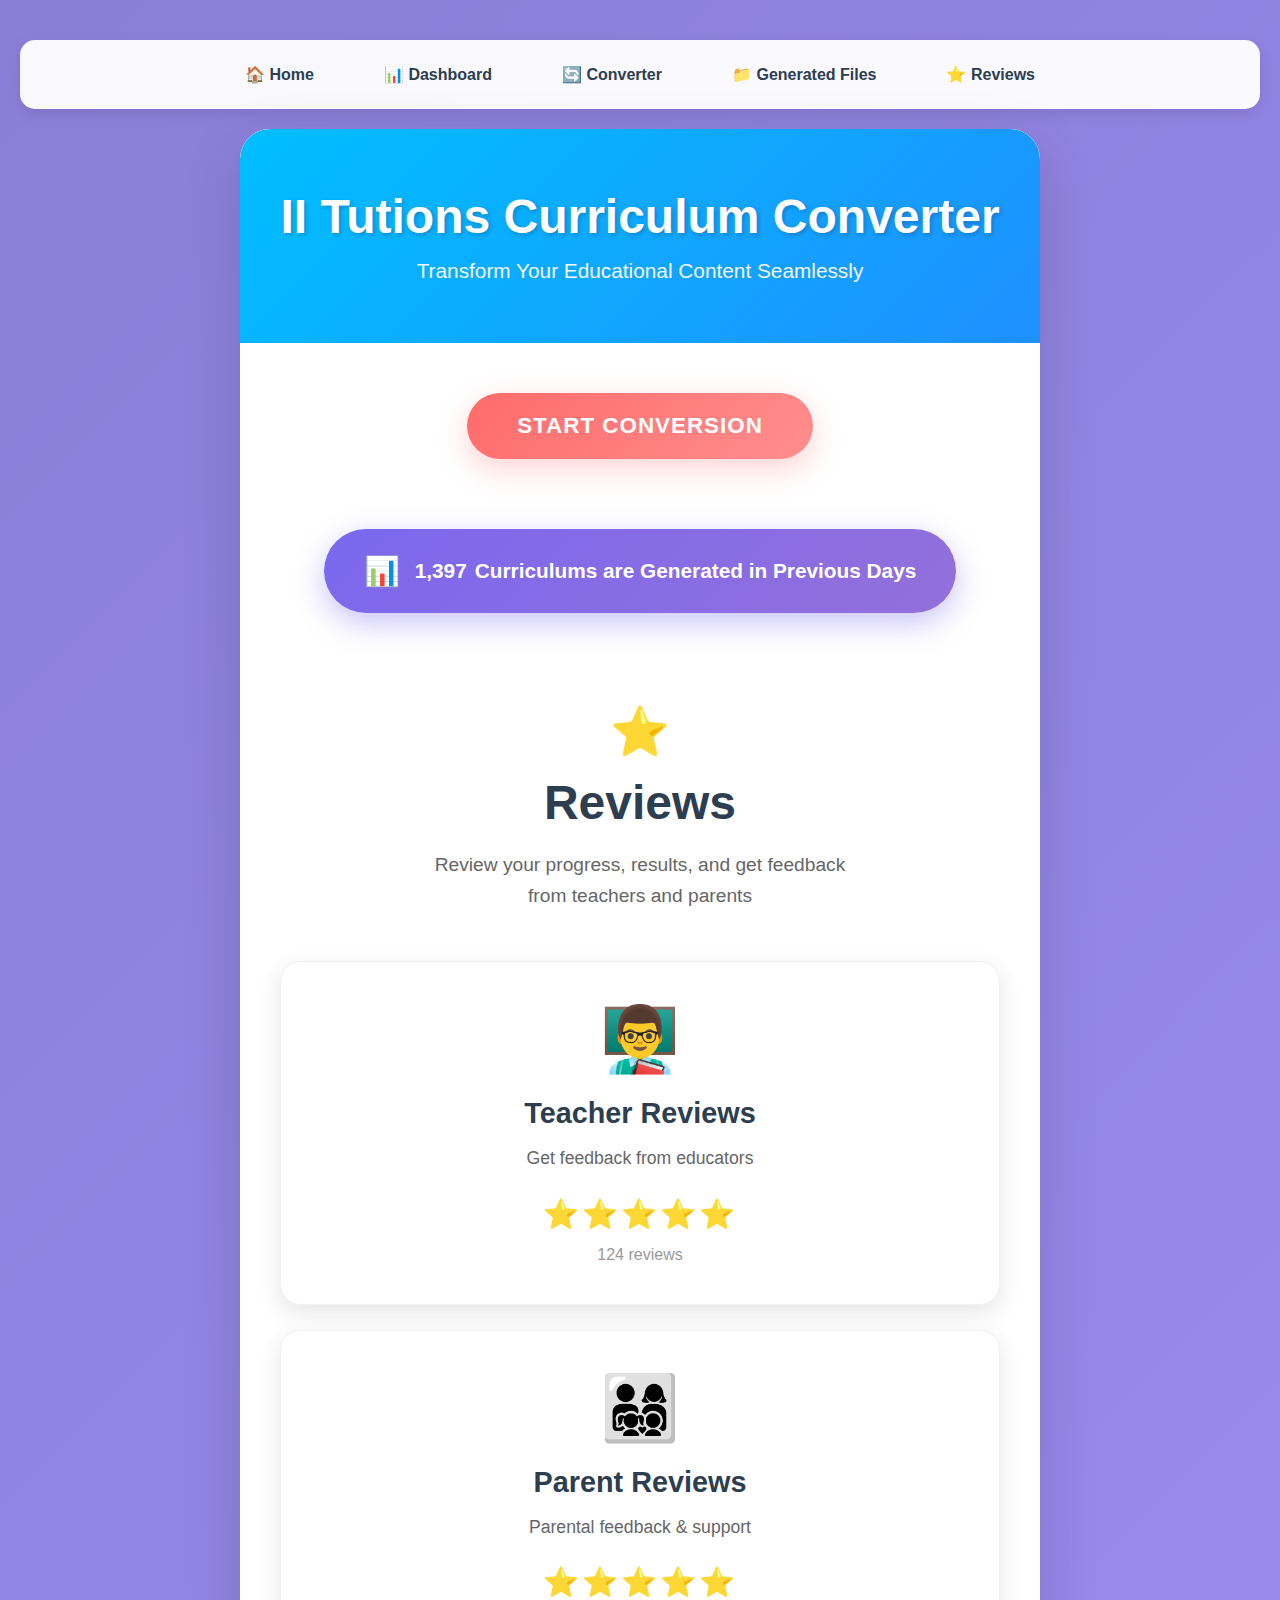
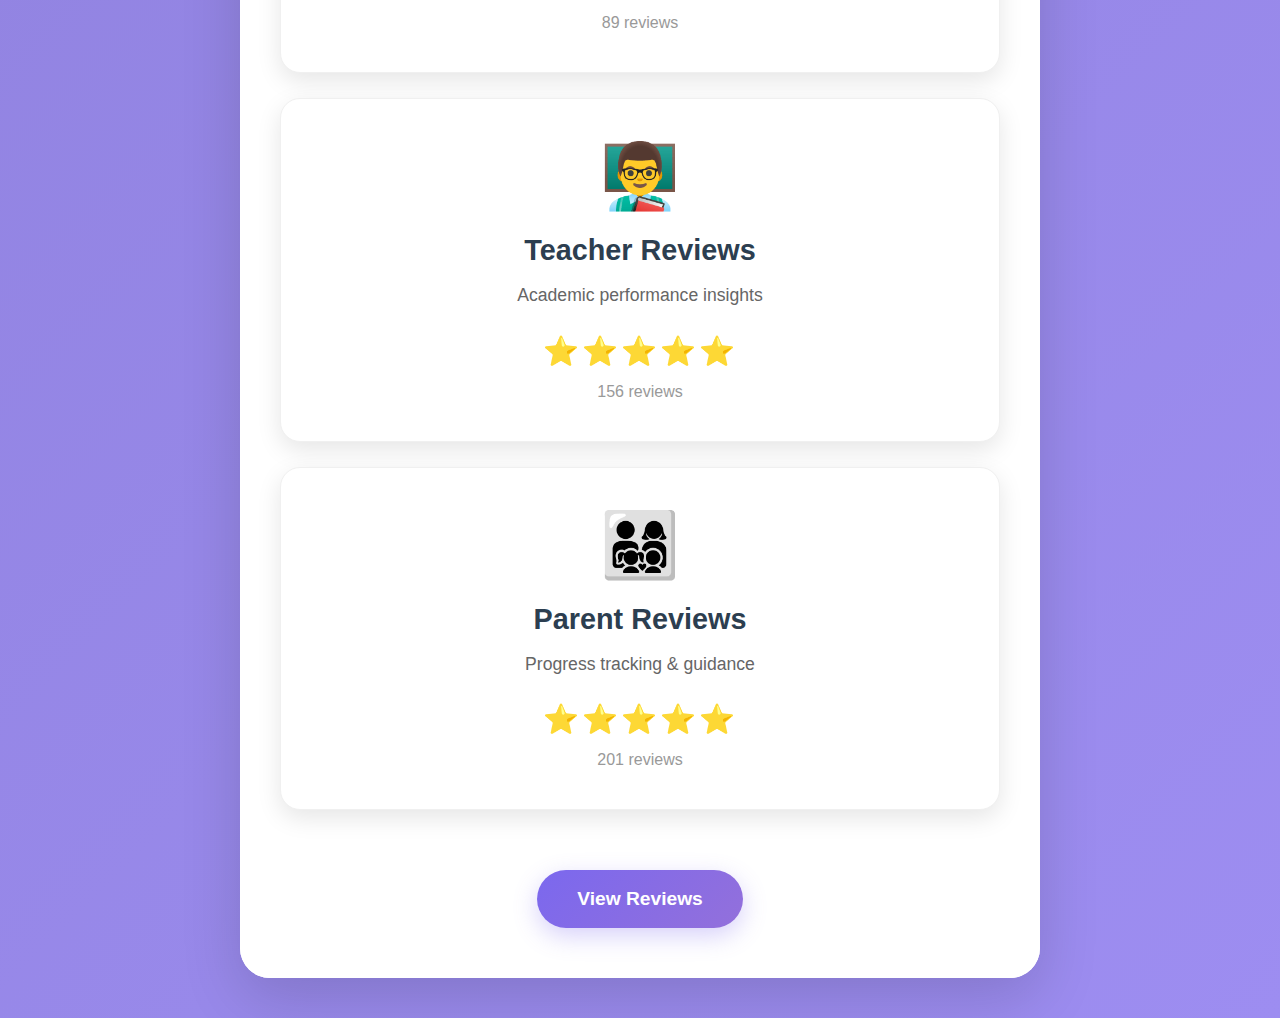
<file: index.html>
<!DOCTYPE html>
<html lang="en">
<head>
    <meta charset="UTF-8">
    <meta name="viewport" content="width=device-width, initial-scale=1.0">
    <title>ii Tutions Curriculum Converter</title>
    <style>
        * {
            margin: 0;
            padding: 0;
            box-sizing: border-box;
        }
        
        body {
            font-family: 'Segoe UI', Tahoma, Geneva, Verdana, sans-serif;
            background: linear-gradient(135deg, #8B7ED8 0%, #9D8DF1 100%);
            min-height: 100vh;
            padding: 40px 20px;
        }
        
        .container {
            max-width: 800px;
            margin: 0 auto;
            background: white;
            border-radius: 30px;
            overflow: hidden;
            box-shadow: 0 20px 60px rgba(0,0,0,0.15);
        }
        
        .header {
            background: linear-gradient(135deg, #00BFFF 0%, #1E90FF 100%);
            color: white;
            text-align: center;
            padding: 60px 40px;
            border-radius: 30px 30px 0 0;
        }
        
        .header h1 {
            font-size: 3rem;
            margin-bottom: 15px;
            font-weight: 700;
            text-shadow: 2px 2px 4px rgba(0,0,0,0.2);
        }
        
        .header p {
            font-size: 1.3rem;
            opacity: 0.95;
            font-weight: 400;
        }
        
        .main-content {
            padding: 50px 40px;
            background: white;
        }
        
        .conversion-section {
            text-align: center;
            margin-bottom: 60px;
        }
        
        .start-conversion-btn {
            background: linear-gradient(135deg, #FF6B6B 0%, #FF8E8E 100%);
            color: white;
            border: none;
            padding: 20px 50px;
            font-size: 1.4rem;
            font-weight: 600;
            border-radius: 50px;
            cursor: pointer;
            transition: all 0.3s ease;
            box-shadow: 0 10px 30px rgba(255,107,107,0.3);
            margin-bottom: 40px;
            text-transform: uppercase;
            letter-spacing: 1px;
            text-decoration: none;
            display: inline-block;
        }
        
        .start-conversion-btn:hover {
            transform: translateY(-3px);
            box-shadow: 0 15px 40px rgba(255,107,107,0.4);
        }
        
        .stats-counter {
            background: linear-gradient(135deg, #7B68EE 0%, #9370DB 100%);
            color: white;
            padding: 25px 40px;
            border-radius: 50px;
            margin: 30px auto;
            text-align: center;
            box-shadow: 0 10px 30px rgba(123,104,238,0.4);
            display: inline-flex;
            align-items: center;
            gap: 15px;
            font-weight: 600;
            font-size: 1.3rem;
            max-width: fit-content;
        }
        
        .stats-icon {
            font-size: 1.8rem;
            display: flex;
            align-items: center;
        }
        
        .stats-text {
            display: flex;
            align-items: center;
            gap: 8px;
        }
        
        .stats-number {
            font-weight: 700;
            color: white;
        }
        
        .reviews-section {
            margin-top: 60px;
        }
        
        .reviews-header {
            text-align: center;
            margin-bottom: 50px;
        }
        
        .reviews-header .star-icon {
            font-size: 3rem;
            margin-bottom: 15px;
            display: block;
        }
        
        .reviews-header h2 {
            font-size: 3rem;
            color: #2c3e50;
            margin-bottom: 20px;
            font-weight: 700;
        }
        
        .reviews-header p {
            font-size: 1.2rem;
            color: #666;
            margin-bottom: 40px;
            line-height: 1.6;
        }
        
        .reviews-container {
            display: flex;
            flex-direction: column;
            gap: 25px;
            margin-bottom: 40px;
        }
        
        .review-card {
            background: white;
            border-radius: 20px;
            padding: 40px;
            text-align: center;
            box-shadow: 0 8px 25px rgba(0,0,0,0.1);
            transition: all 0.3s ease;
            border: 1px solid #f0f0f0;
        }
        
        .review-card:hover {
            transform: translateY(-5px);
            box-shadow: 0 15px 40px rgba(0,0,0,0.15);
        }
        
        .review-icon {
            font-size: 4rem;
            margin-bottom: 20px;
            display: block;
        }
        
        .review-card h3 {
            font-size: 1.8rem;
            margin-bottom: 15px;
            color: #2c3e50;
            font-weight: 600;
        }
        
        .review-description {
            font-size: 1.1rem;
            color: #666;
            margin-bottom: 25px;
            line-height: 1.5;
        }
        
        .review-stars {
            color: #FFD700;
            font-size: 1.8rem;
            margin-bottom: 15px;
            letter-spacing: 3px;
        }
        
        .review-count {
            color: #999;
            font-size: 1rem;
        }
        
        .view-reviews-btn {
            background: linear-gradient(135deg, #7B68EE 0%, #9370DB 100%);
            color: white;
            border: none;
            padding: 18px 40px;
            border-radius: 50px;
            font-size: 1.2rem;
            font-weight: 600;
            cursor: pointer;
            transition: all 0.3s ease;
            box-shadow: 0 8px 25px rgba(123,104,238,0.3);
            margin-top: 20px;
            text-decoration: none;
            display: inline-block;
        }
        
        .view-reviews-btn:hover {
            transform: translateY(-2px);
            box-shadow: 0 12px 35px rgba(123,104,238,0.4);
        }
        
        .navigation-menu {
            background: rgba(255,255,255,0.95);
            padding: 15px 0;
            text-align: center;
            margin-bottom: 20px;
            border-radius: 15px;
            box-shadow: 0 5px 15px rgba(0,0,0,0.1);
        }
        
        .nav-links {
            display: flex;
            justify-content: center;
            gap: 30px;
            flex-wrap: wrap;
        }
        
        .nav-link {
            color: #2c3e50;
            text-decoration: none;
            font-weight: 600;
            padding: 10px 20px;
            border-radius: 25px;
            transition: all 0.3s ease;
        }
        
        .nav-link:hover {
            background: #8B7ED8;
            color: white;
        }
        
        .nav-link.active {
            background: #8B7ED8;
            color: white;
        }
        
        @media (max-width: 768px) {
            .container {
                margin: 20px;
                border-radius: 20px;
            }
            
            .header {
                padding: 40px 20px;
                border-radius: 20px 20px 0 0;
            }
            
            .header h1 {
                font-size: 2.2rem;
            }
            
            .header p {
                font-size: 1.1rem;
            }
            
            .main-content {
                padding: 30px 20px;
            }
            
            .review-card {
                padding: 30px 20px;
            }
            
            .reviews-header h2 {
                font-size: 2.2rem;
            }
            
            .nav-links {
                gap: 15px;
            }
            
            .nav-link {
                padding: 8px 15px;
                font-size: 0.9rem;
            }
        }
        
        @media (max-width: 480px) {
            body {
                padding: 20px 10px;
            }
            
            .header h1 {
                font-size: 1.8rem;
            }
            
            .start-conversion-btn {
                padding: 15px 30px;
                font-size: 1.1rem;
            }
            
            .stats-counter {
                flex-direction: column;
                gap: 10px;
                font-size: 1.1rem;
                padding: 20px 30px;
            }
            
            .nav-links {
                flex-direction: column;
                gap: 10px;
            }
        }
    </style>
</head>
<body>
    <!-- Navigation Menu -->
    <div class="navigation-menu">
        <div class="nav-links">
            <a href="/" class="nav-link active">🏠 Home</a>
            <a href="/dashboard" class="nav-link">📊 Dashboard</a>
            <a href="/converter" class="nav-link">🔄 Converter</a>
            <a href="/generated" class="nav-link">📁 Generated Files</a>
            <a href="/reviews" class="nav-link">⭐ Reviews</a>
        </div>
    </div>

    <div class="container">
        <div class="header">
            <h1>II Tutions Curriculum Converter</h1>
            <p>Transform Your Educational Content Seamlessly</p>
        </div>
        
        <div class="main-content">
            <div class="conversion-section">
                <a href="/converter" class="start-conversion-btn">
                    START CONVERSION
                </a>
                
                <div class="stats-counter">
                    <span class="stats-icon">📊</span>
                    <div class="stats-text">
                        <span class="stats-number">3,678</span>
                        <span>Curriculums are Generated in Previous Days</span>
                    </div>
                </div>
            </div>
            
            <div class="reviews-section">
                <div class="reviews-header">
                    <span class="star-icon">⭐</span>
                    <h2>Reviews</h2>
                    <p>Review your progress, results, and get feedback<br>from teachers and parents</p>
                </div>
                
                <div class="reviews-container">
                    <div class="review-card">
                        <span class="review-icon">👨‍🏫</span>
                        <h3>Teacher Reviews</h3>
                        <p class="review-description">Get feedback from educators</p>
                        <div class="review-stars">⭐⭐⭐⭐⭐</div>
                        <div class="review-count">124 reviews</div>
                    </div>
                    
                    <div class="review-card">
                        <span class="review-icon">👨‍👩‍👧‍👦</span>
                        <h3>Parent Reviews</h3>
                        <p class="review-description">Parental feedback & support</p>
                        <div class="review-stars">⭐⭐⭐⭐⭐</div>
                        <div class="review-count">89 reviews</div>
                    </div>
                    
                    <div class="review-card">
                        <span class="review-icon">👨‍🏫</span>
                        <h3>Teacher Reviews</h3>
                        <p class="review-description">Academic performance insights</p>
                        <div class="review-stars">⭐⭐⭐⭐⭐</div>
                        <div class="review-count">156 reviews</div>
                    </div>
                    
                    <div class="review-card">
                        <span class="review-icon">👨‍👩‍👧‍👦</span>
                        <h3>Parent Reviews</h3>
                        <p class="review-description">Progress tracking & guidance</p>
                        <div class="review-stars">⭐⭐⭐⭐⭐</div>
                        <div class="review-count">201 reviews</div>
                    </div>
                </div>
                
                <div style="text-align: center;">
                    <a href="/reviews" class="view-reviews-btn">
                        View Reviews
                    </a>
                </div>
            </div>
        </div>
    </div>

    <script>
        // Add some interactive animations
        document.addEventListener('DOMContentLoaded', function() {
            const counter = document.querySelector('.stats-number');
            const targetNumber = 3678;
            let currentNumber = 0;
            const increment = targetNumber / 100;
            
            const countAnimation = setInterval(() => {
                currentNumber += increment;
                if (currentNumber >= targetNumber) {
                    currentNumber = targetNumber;
                    clearInterval(countAnimation);
                }
                counter.textContent = Math.floor(currentNumber).toLocaleString();
            }, 20);
        });

        // Highlight active navigation link
        document.addEventListener('DOMContentLoaded', function() {
            const currentPath = window.location.pathname;
            const navLinks = document.querySelectorAll('.nav-link');
            
            navLinks.forEach(link => {
                link.classList.remove('active');
                if (link.getAttribute('href') === currentPath) {
                    link.classList.add('active');
                }
            });
        });
    </script>
</body>
</html>
</file>
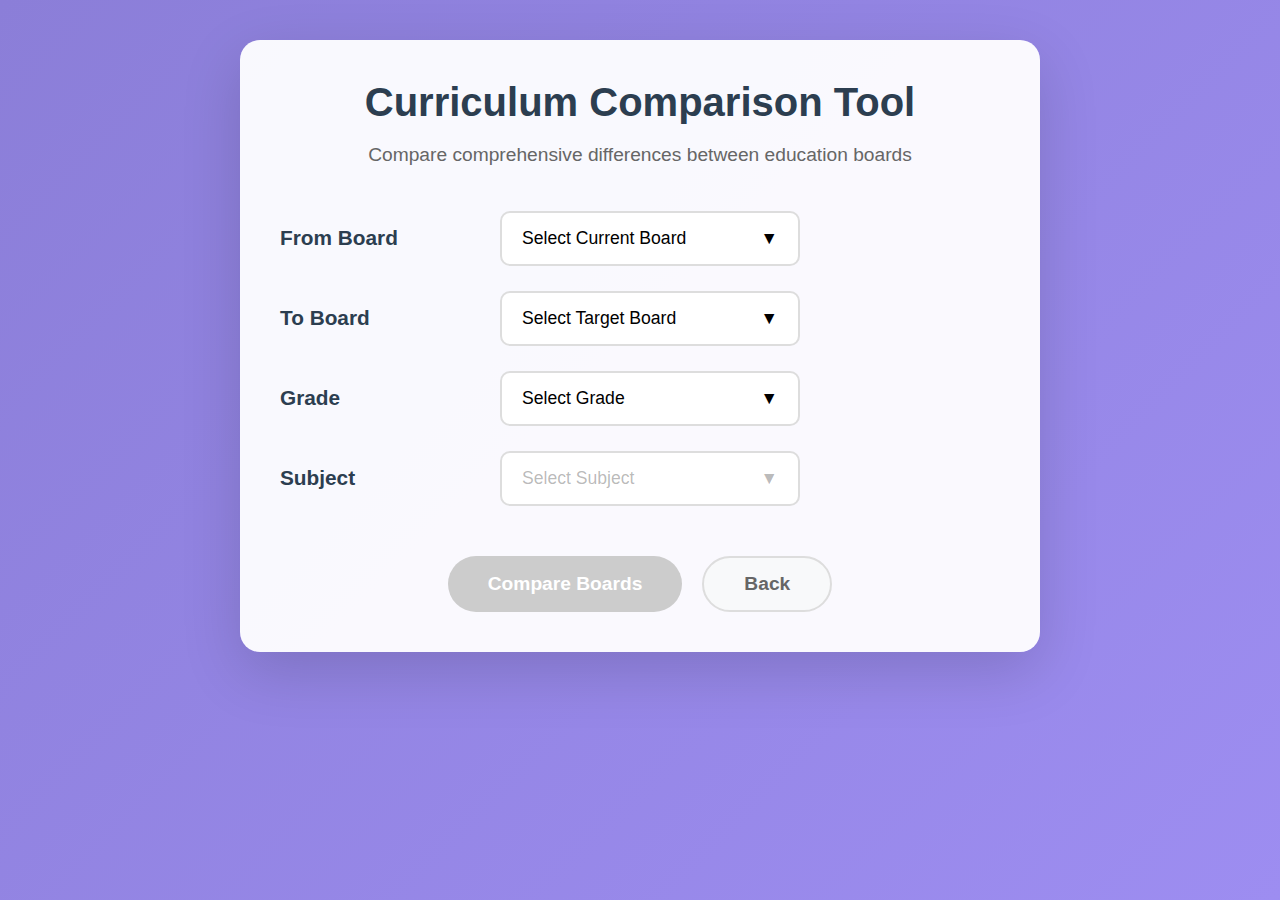
<file: convertor.html>
<!DOCTYPE html>
<html lang="en">
<head>
    <meta charset="UTF-8">
    <meta name="viewport" content="width=device-width, initial-scale=1.0">
    <title>Curriculum Comparison Tool</title>
    <style>
        * {
            margin: 0;
            padding: 0;
            box-sizing: border-box;
        }
        
        body {
            font-family: 'Segoe UI', Tahoma, Geneva, Verdana, sans-serif;
            background: linear-gradient(135deg, #8B7ED8 0%, #9D8DF1 100%);
            min-height: 100vh;
            padding: 40px 20px;
        }
        
        .container {
            max-width: 800px;
            margin: 0 auto;
            background: rgba(255,255,255,0.95);
            border-radius: 20px;
            padding: 40px;
            box-shadow: 0 20px 60px rgba(0,0,0,0.15);
        }
        
        .header {
            text-align: center;
            margin-bottom: 40px;
        }
        
        .header h1 {
            font-size: 2.5rem;
            color: #2c3e50;
            margin-bottom: 15px;
            font-weight: 700;
        }
        
        .header p {
            font-size: 1.2rem;
            color: #666;
            line-height: 1.6;
        }
        
        .form-section {
            margin-bottom: 50px;
        }
        
        .form-group {
            display: flex;
            align-items: center;
            margin-bottom: 25px;
            gap: 20px;
        }
        
        .form-label {
            font-size: 1.3rem;
            font-weight: 600;
            color: #2c3e50;
            min-width: 200px;
            text-align: left;
        }
        
        .dropdown {
            position: relative;
            min-width: 300px;
        }
        
        .dropdown-btn {
            width: 100%;
            padding: 15px 20px;
            font-size: 1.1rem;
            background: white;
            border: 2px solid #ddd;
            border-radius: 10px;
            cursor: pointer;
            display: flex;
            justify-content: space-between;
            align-items: center;
            transition: all 0.3s ease;
        }
        
        .dropdown-btn:hover {
            border-color: #8B7ED8;
        }
        
        .dropdown-btn.active {
            border-color: #8B7ED8;
            box-shadow: 0 5px 15px rgba(139,126,216,0.3);
        }
        
        .dropdown-content {
            position: absolute;
            top: 100%;
            left: 0;
            right: 0;
            background: white;
            border: 2px solid #8B7ED8;
            border-radius: 10px;
            margin-top: 5px;
            box-shadow: 0 10px 30px rgba(0,0,0,0.2);
            z-index: 1000;
            max-height: 200px;
            overflow-y: auto;
            display: none;
        }
        
        .dropdown-content.show {
            display: block;
        }
        
        .dropdown-item {
            padding: 12px 20px;
            cursor: pointer;
            transition: background 0.2s ease;
            border-bottom: 1px solid #f0f0f0;
        }
        
        .dropdown-item:hover {
            background: #f8f9ff;
        }
        
        .dropdown-item:last-child {
            border-bottom: none;
        }
        
        .arrow {
            transition: transform 0.3s ease;
        }
        
        .arrow.rotate {
            transform: rotate(180deg);
        }
        
        .action-buttons {
            display: flex;
            justify-content: center;
            gap: 20px;
            margin-top: 40px;
        }
        
        .btn {
            padding: 15px 40px;
            font-size: 1.2rem;
            font-weight: 600;
            border: none;
            border-radius: 50px;
            cursor: pointer;
            transition: all 0.3s ease;
        }
        
        .btn-compare {
            background: linear-gradient(135deg, #8B7ED8 0%, #9D8DF1 100%);
            color: white;
            box-shadow: 0 8px 25px rgba(139,126,216,0.4);
        }
        
        .btn-compare:hover {
            transform: translateY(-2px);
            box-shadow: 0 12px 35px rgba(139,126,216,0.5);
        }
        
        .btn-compare:disabled {
            background: #ccc;
            cursor: not-allowed;
            transform: none;
            box-shadow: none;
        }
        
        .btn-back {
            background: #f8f9fa;
            color: #666;
            border: 2px solid #ddd;
        }
        
        .btn-back:hover {
            background: #e9ecef;
            border-color: #adb5bd;
        }

        /* Loading state for compare button */
        .btn-compare.loading {
            background: #8B7ED8;
            cursor: wait;
            position: relative;
        }

        .btn-compare.loading::after {
            content: '';
            position: absolute;
            width: 16px;
            height: 16px;
            margin: auto;
            border: 2px solid transparent;
            border-top-color: #ffffff;
            border-radius: 50%;
            animation: spin 1s linear infinite;
            top: 0;
            left: 0;
            bottom: 0;
            right: 0;
        }

        @keyframes spin {
            0% { transform: rotate(0deg); }
            100% { transform: rotate(360deg); }
        }
        
        @media (max-width: 768px) {
            .form-group {
                flex-direction: column;
                align-items: flex-start;
                gap: 10px;
            }
            
            .form-label {
                min-width: auto;
            }
            
            .dropdown {
                width: 100%;
                min-width: auto;
            }
            
            .action-buttons {
                flex-direction: column;
                align-items: center;
            }
            
            .btn {
                width: 100%;
                max-width: 300px;
            }

            .header h1 {
                font-size: 2rem;
            }

            .container {
                padding: 30px 20px;
            }
        }
    </style>
</head>
<body>
    <div class="container">
        <div class="header">
            <h1>Curriculum Comparison Tool</h1>
            <p>Compare comprehensive differences between education boards</p>
        </div>
        
        <div class="form-section">
            <div class="form-group">
                <label class="form-label">From Board</label>
                <div class="dropdown">
                    <button class="dropdown-btn" onclick="toggleDropdown('fromBoard')">
                        <span id="fromBoardText">Select Current Board</span>
                        <span class="arrow">▼</span>
                    </button>
                    <div class="dropdown-content" id="fromBoardDropdown">
                        <div class="dropdown-item" onclick="selectOption('fromBoard', 'CBSE')">CBSE</div>
                        <div class="dropdown-item" onclick="selectOption('fromBoard', 'IB')">IB</div>
                        <div class="dropdown-item" onclick="selectOption('fromBoard', 'ICSE')">ICSE</div>
                        <div class="dropdown-item" onclick="selectOption('fromBoard', 'Cambridge IGCSE')">Cambridge IGCSE</div>
                        <div class="dropdown-item" onclick="selectOption('fromBoard', 'State Board')">State Board</div>
                    </div>
                </div>
            </div>
            
            <div class="form-group">
                <label class="form-label">To Board</label>
                <div class="dropdown">
                    <button class="dropdown-btn" onclick="toggleDropdown('toBoard')">
                        <span id="toBoardText">Select Target Board</span>
                        <span class="arrow">▼</span>
                    </button>
                    <div class="dropdown-content" id="toBoardDropdown">
                        <div class="dropdown-item" onclick="selectOption('toBoard', 'CBSE')">CBSE</div>
                        <div class="dropdown-item" onclick="selectOption('toBoard', 'IB')">IB</div>
                        <div class="dropdown-item" onclick="selectOption('toBoard', 'ICSE')">ICSE</div>
                        <div class="dropdown-item" onclick="selectOption('toBoard', 'Cambridge IGCSE')">Cambridge IGCSE</div>
                        <div class="dropdown-item" onclick="selectOption('toBoard', 'State Board')">State Board</div>
                    </div>
                </div>
            </div>
            
            <div class="form-group">
                <label class="form-label">Grade</label>
                <div class="dropdown">
                    <button class="dropdown-btn" onclick="toggleDropdown('grade')">
                        <span id="gradeText">Select Grade</span>
                        <span class="arrow">▼</span>
                    </button>
                    <div class="dropdown-content" id="gradeDropdown">
                        <div class="dropdown-item" onclick="selectOption('grade', 'Grade 1')">Grade 1</div>
                        <div class="dropdown-item" onclick="selectOption('grade', 'Grade 2')">Grade 2</div>
                        <div class="dropdown-item" onclick="selectOption('grade', 'Grade 3')">Grade 3</div>
                        <div class="dropdown-item" onclick="selectOption('grade', 'Grade 4')">Grade 4</div>
                        <div class="dropdown-item" onclick="selectOption('grade', 'Grade 5')">Grade 5</div>
                        <div class="dropdown-item" onclick="selectOption('grade', 'Grade 6')">Grade 6</div>
                        <div class="dropdown-item" onclick="selectOption('grade', 'Grade 7')">Grade 7</div>
                        <div class="dropdown-item" onclick="selectOption('grade', 'Grade 8')">Grade 8</div>
                        <div class="dropdown-item" onclick="selectOption('grade', 'Grade 9')">Grade 9</div>
                        <div class="dropdown-item" onclick="selectOption('grade', 'Grade 10')">Grade 10</div>
                        <div class="dropdown-item" onclick="selectOption('grade', 'Grade 11')">Grade 11</div>
                        <div class="dropdown-item" onclick="selectOption('grade', 'Grade 12')">Grade 12</div>
                    </div>
                </div>
            </div>
            
            <div class="form-group">
                <label class="form-label">Subject</label>
                <div class="dropdown">
                    <button class="dropdown-btn" onclick="toggleDropdown('subject')" id="subjectBtn" disabled>
                        <span id="subjectText">Select Subject</span>
                        <span class="arrow">▼</span>
                    </button>
                    <div class="dropdown-content" id="subjectDropdown">
                        <!-- Subjects will be populated based on board and grade selection -->
                    </div>
                </div>
            </div>
        </div>
        
        <div class="action-buttons">
            <button class="btn btn-compare" id="compareBtn" onclick="compareBoards()" disabled>
                <span id="compareBtnText">Compare Boards</span>
            </button>
            <button class="btn btn-back" onclick="goBack()">Back</button>
        </div>
    </div>

    <script>
        let selectedValues = {
            fromBoard: '',
            toBoard: '',
            grade: '',
            subject: ''
        };

        // Subject data based on board and grade
        const subjectData = {
            'CBSE': {
                'Grade 1': ['Mathematics', 'English', 'Hindi', 'Environmental Studies'],
                'Grade 2': ['Mathematics', 'English', 'Hindi', 'Environmental Studies'],
                'Grade 3': ['Mathematics', 'English', 'Hindi', 'Environmental Studies'],
                'Grade 4': ['Mathematics', 'English', 'Hindi', 'Environmental Studies', 'Computer Science'],
                'Grade 5': ['Mathematics', 'English', 'Hindi', 'Environmental Studies', 'Computer Science'],
                'Grade 6': ['Mathematics', 'English', 'Hindi', 'Science', 'Social Studies', 'Sanskrit'],
                'Grade 7': ['Mathematics', 'English', 'Hindi', 'Science', 'Social Studies', 'Sanskrit'],
                'Grade 8': ['Mathematics', 'English', 'Hindi', 'Science', 'Social Studies', 'Sanskrit'],
                'Grade 9': ['Mathematics', 'English', 'Hindi', 'Science', 'Social Studies', 'Sanskrit', 'Computer Science'],
                'Grade 10': ['Mathematics', 'English', 'Hindi', 'Science', 'Social Studies', 'Sanskrit', 'Computer Science'],
                'Grade 11': ['Mathematics', 'English', 'Physics', 'Chemistry', 'Biology', 'Computer Science', 'Economics', 'Business Studies'],
                'Grade 12': ['Mathematics', 'English', 'Physics', 'Chemistry', 'Biology', 'Computer Science', 'Economics', 'Business Studies']
            },
            'IB': {
                'Grade 1': ['Mathematics', 'English', 'Arts', 'Physical Education', 'Social Studies'],
                'Grade 2': ['Mathematics', 'English', 'Arts', 'Physical Education', 'Social Studies'],
                'Grade 3': ['Mathematics', 'English', 'Arts', 'Physical Education', 'Social Studies', 'Science'],
                'Grade 4': ['Mathematics', 'English', 'Arts', 'Physical Education', 'Social Studies', 'Science'],
                'Grade 5': ['Mathematics', 'English', 'Arts', 'Physical Education', 'Social Studies', 'Science'],
                'Grade 6': ['Mathematics', 'English', 'Arts', 'Physical Education', 'Social Studies', 'Science', 'Design'],
                'Grade 7': ['Mathematics', 'English', 'Arts', 'Physical Education', 'Social Studies', 'Science', 'Design'],
                'Grade 8': ['Mathematics', 'English', 'Arts', 'Physical Education', 'Social Studies', 'Science', 'Design'],
                'Grade 9': ['Mathematics', 'English', 'Arts', 'Physical Education', 'Sciences', 'Individuals and Societies', 'Design'],
                'Grade 10': ['Mathematics', 'English', 'Arts', 'Physical Education', 'Sciences', 'Individuals and Societies', 'Design'],
                'Grade 11': ['Mathematics', 'English A', 'Physics', 'Chemistry', 'Biology', 'Economics', 'Psychology', 'Visual Arts'],
                'Grade 12': ['Mathematics', 'English A', 'Physics', 'Chemistry', 'Biology', 'Economics', 'Psychology', 'Visual Arts']
            },
            'ICSE': {
                'Grade 1': ['Mathematics', 'English', 'Hindi', 'Environmental Studies', 'Arts and Crafts'],
                'Grade 2': ['Mathematics', 'English', 'Hindi', 'Environmental Studies', 'Arts and Crafts'],
                'Grade 3': ['Mathematics', 'English', 'Hindi', 'Environmental Studies', 'Arts and Crafts', 'Computer Studies'],
                'Grade 4': ['Mathematics', 'English', 'Hindi', 'Environmental Studies', 'Arts and Crafts', 'Computer Studies'],
                'Grade 5': ['Mathematics', 'English', 'Hindi', 'Environmental Studies', 'Arts and Crafts', 'Computer Studies'],
                'Grade 6': ['Mathematics', 'English', 'Hindi', 'History', 'Geography', 'Biology', 'Physics', 'Chemistry'],
                'Grade 7': ['Mathematics', 'English', 'Hindi', 'History', 'Geography', 'Biology', 'Physics', 'Chemistry'],
                'Grade 8': ['Mathematics', 'English', 'Hindi', 'History', 'Geography', 'Biology', 'Physics', 'Chemistry'],
                'Grade 9': ['Mathematics', 'English', 'Hindi', 'History', 'Geography', 'Biology', 'Physics', 'Chemistry', 'Computer Applications'],
                'Grade 10': ['Mathematics', 'English', 'Hindi', 'History', 'Geography', 'Biology', 'Physics', 'Chemistry', 'Computer Applications'],
                'Grade 11': ['Mathematics', 'English', 'Physics', 'Chemistry', 'Biology', 'Computer Science', 'Commerce', 'Economics'],
                'Grade 12': ['Mathematics', 'English', 'Physics', 'Chemistry', 'Biology', 'Computer Science', 'Commerce', 'Economics']
            },
            'Cambridge IGCSE': {
                'Grade 1': ['Mathematics', 'English', 'Science', 'Art & Design', 'Physical Education'],
                'Grade 2': ['Mathematics', 'English', 'Science', 'Art & Design', 'Physical Education'],
                'Grade 3': ['Mathematics', 'English', 'Science', 'Art & Design', 'Physical Education', 'ICT'],
                'Grade 4': ['Mathematics', 'English', 'Science', 'Art & Design', 'Physical Education', 'ICT'],
                'Grade 5': ['Mathematics', 'English', 'Science', 'Art & Design', 'Physical Education', 'ICT'],
                'Grade 6': ['Mathematics', 'English', 'Science', 'Art & Design', 'Physical Education', 'ICT', 'Global Perspectives'],
                'Grade 7': ['Mathematics', 'English', 'Science', 'Art & Design', 'Physical Education', 'ICT', 'Global Perspectives'],
                'Grade 8': ['Mathematics', 'English', 'Science', 'Art & Design', 'Physical Education', 'ICT', 'Global Perspectives'],
                'Grade 9': ['Mathematics', 'English Language', 'Biology', 'Chemistry', 'Physics', 'Computer Science', 'Economics', 'Business Studies'],
                'Grade 10': ['Mathematics', 'English Language', 'Biology', 'Chemistry', 'Physics', 'Computer Science', 'Economics', 'Business Studies'],
                'Grade 11': ['Mathematics', 'English Language', 'Biology', 'Chemistry', 'Physics', 'Computer Science', 'Economics', 'Business Studies'],
                'Grade 12': ['Mathematics', 'English Language', 'Biology', 'Chemistry', 'Physics', 'Computer Science', 'Economics', 'Business Studies']
            },
            'State Board': {
                'Grade 1': ['Mathematics', 'Language 1', 'Language 2', 'Environmental Studies'],
                'Grade 2': ['Mathematics', 'Language 1', 'Language 2', 'Environmental Studies'],
                'Grade 3': ['Mathematics', 'Language 1', 'Language 2', 'Environmental Studies'],
                'Grade 4': ['Mathematics', 'Language 1', 'Language 2', 'Environmental Studies', 'General Knowledge'],
                'Grade 5': ['Mathematics', 'Language 1', 'Language 2', 'Environmental Studies', 'General Knowledge'],
                'Grade 6': ['Mathematics', 'Language 1', 'Language 2', 'Science', 'Social Studies'],
                'Grade 7': ['Mathematics', 'Language 1', 'Language 2', 'Science', 'Social Studies'],
                'Grade 8': ['Mathematics', 'Language 1', 'Language 2', 'Science', 'Social Studies'],
                'Grade 9': ['Mathematics', 'Language 1', 'Language 2', 'Science', 'Social Studies', 'Optional Subject'],
                'Grade 10': ['Mathematics', 'Language 1', 'Language 2', 'Science', 'Social Studies', 'Optional Subject'],
                'Grade 11': ['Mathematics', 'Language', 'Physics', 'Chemistry', 'Biology', 'Commerce', 'Economics'],
                'Grade 12': ['Mathematics', 'Language', 'Physics', 'Chemistry', 'Biology', 'Commerce', 'Economics']
            }
        };

        function toggleDropdown(dropdownId) {
            // Close all other dropdowns
            const allDropdowns = document.querySelectorAll('.dropdown-content');
            const allButtons = document.querySelectorAll('.dropdown-btn');
            const allArrows = document.querySelectorAll('.arrow');
            
            allDropdowns.forEach((dropdown, index) => {
                if (dropdown.id !== dropdownId + 'Dropdown') {
                    dropdown.classList.remove('show');
                    allButtons[index].classList.remove('active');
                    allArrows[index].classList.remove('rotate');
                }
            });
            
            // Toggle current dropdown
            const dropdown = document.getElementById(dropdownId + 'Dropdown');
            const button = dropdown.previousElementSibling;
            const arrow = button.querySelector('.arrow');
            
            dropdown.classList.toggle('show');
            button.classList.toggle('active');
            arrow.classList.toggle('rotate');
        }

        function selectOption(dropdownId, value) {
            selectedValues[dropdownId] = value;
            document.getElementById(dropdownId + 'Text').textContent = value;
            
            // Close dropdown
            document.getElementById(dropdownId + 'Dropdown').classList.remove('show');
            document.querySelector(`#${dropdownId}Dropdown`).previousElementSibling.classList.remove('active');
            document.querySelector(`#${dropdownId}Dropdown`).previousElementSibling.querySelector('.arrow').classList.remove('rotate');
            
            // Update subjects when board or grade is selected
            if (dropdownId === 'toBoard' || dropdownId === 'grade') {
                updateSubjects();
            }
            
            // Enable/disable buttons
            updateButtonStates();
        }

        function updateSubjects() {
            const toBoard = selectedValues.toBoard;
            const grade = selectedValues.grade;
            
            if (toBoard && grade) {
                const subjects = subjectData[toBoard][grade] || [];
                const subjectDropdown = document.getElementById('subjectDropdown');
                const subjectBtn = document.getElementById('subjectBtn');
                
                // Clear existing subjects
                subjectDropdown.innerHTML = '';
                
                // Add new subjects
                subjects.forEach(subject => {
                    const item = document.createElement('div');
                    item.className = 'dropdown-item';
                    item.textContent = subject;
                    item.onclick = () => selectOption('subject', subject);
                    subjectDropdown.appendChild(item);
                });
                
                // Enable subject dropdown
                subjectBtn.disabled = false;
                subjectBtn.style.opacity = '1';
                subjectBtn.style.cursor = 'pointer';
                
                // Reset subject selection
                selectedValues.subject = '';
                document.getElementById('subjectText').textContent = 'Select Subject';
            } else {
                // Disable subject dropdown
                const subjectBtn = document.getElementById('subjectBtn');
                subjectBtn.disabled = true;
                subjectBtn.style.opacity = '0.5';
                subjectBtn.style.cursor = 'not-allowed';
            }
            
            updateButtonStates();
        }

        function updateButtonStates() {
            const compareBtn = document.getElementById('compareBtn');
            const allSelected = selectedValues.fromBoard && selectedValues.toBoard && 
                              selectedValues.grade && selectedValues.subject;
            
            compareBtn.disabled = !allSelected;
            compareBtn.style.opacity = allSelected ? '1' : '0.5';
        }

        function compareBoards() {
            if (selectedValues.fromBoard && selectedValues.toBoard && 
                selectedValues.grade && selectedValues.subject) {
                
                // Show loading state
                const compareBtn = document.getElementById('compareBtn');
                const compareBtnText = document.getElementById('compareBtnText');
                
                compareBtn.classList.add('loading');
                compareBtn.disabled = true;
                compareBtnText.textContent = 'Preparing Comparison...';
                
                // Create URL parameters with selected values
                const params = new URLSearchParams({
                    from: selectedValues.fromBoard,
                    to: selectedValues.toBoard,
                    grade: selectedValues.grade,
                    subject: selectedValues.subject
                });
                
                // Redirect to comparison result page after short delay
                setTimeout(() => {
                    window.location.href = `/comparison-result?${params.toString()}`;
                }, 1000);
            }
        }

        function goBack() {
            window.history.back();
        }

        // Close dropdowns when clicking outside
        document.addEventListener('click', function(event) {
            if (!event.target.closest('.dropdown')) {
                const allDropdowns = document.querySelectorAll('.dropdown-content');
                const allButtons = document.querySelectorAll('.dropdown-btn');
                const allArrows = document.querySelectorAll('.arrow');
                
                allDropdowns.forEach((dropdown, index) => {
                    dropdown.classList.remove('show');
                    allButtons[index].classList.remove('active');
                    allArrows[index].classList.remove('rotate');
                });
            }
        });
    </script>
</body>
</html>
</file>
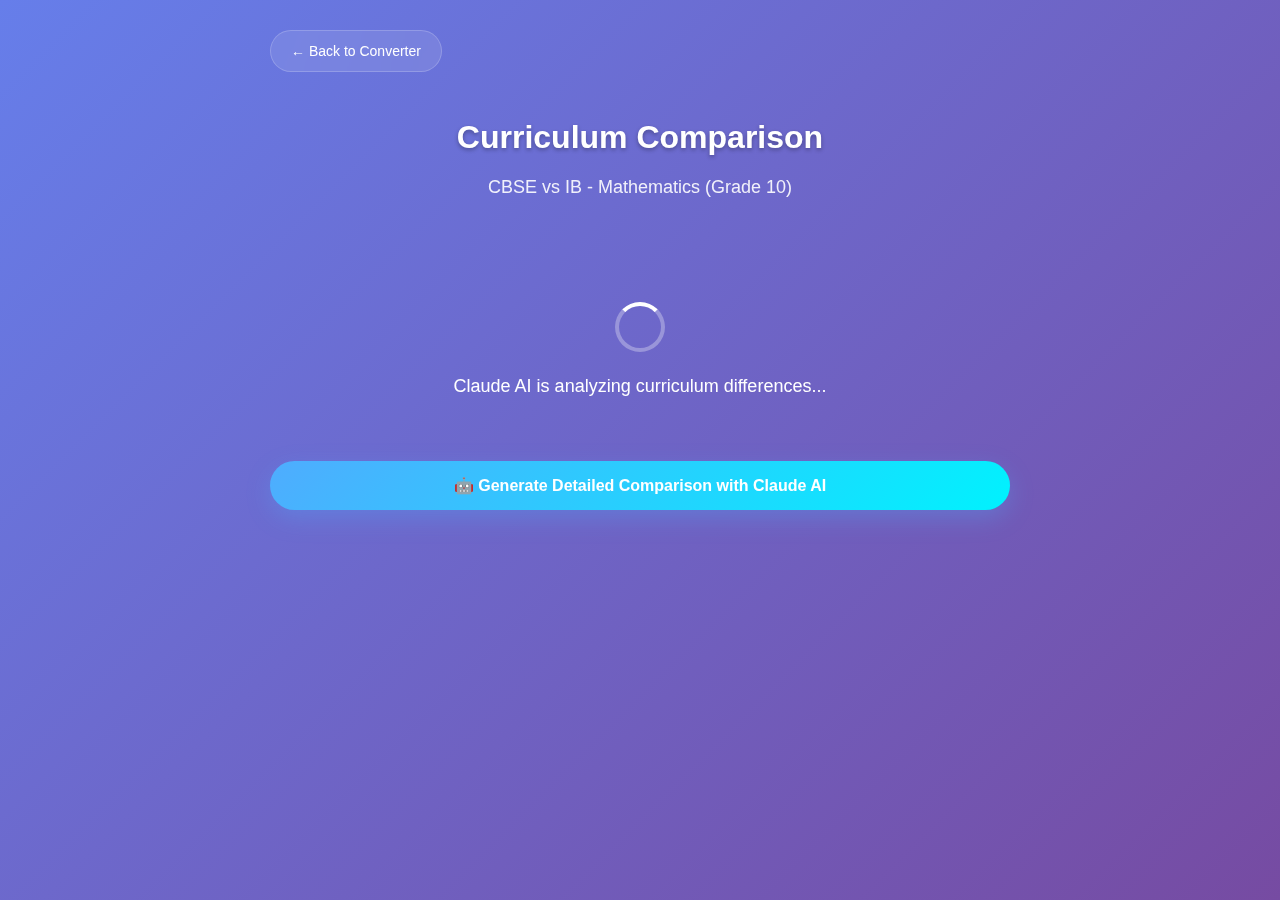
<file: dashboard.html>
<!DOCTYPE html>
<html lang="en">
<head>
    <meta charset="UTF-8">
    <meta name="viewport" content="width=device-width, initial-scale=1.0">
    <title>Curriculum Comparison Result</title>
    <style>
        * {
            margin: 0;
            padding: 0;
            box-sizing: border-box;
        }
        
        body {
            font-family: 'Inter', -apple-system, BlinkMacSystemFont, sans-serif;
            background: linear-gradient(135deg, #667eea 0%, #764ba2 100%);
            min-height: 100vh;
            color: white;
            overflow-x: hidden;
            line-height: 1.6;
        }

        /* Animated Background */
        body::before {
            content: '';
            position: fixed;
            top: 0;
            left: 0;
            right: 0;
            bottom: 0;
            background: linear-gradient(135deg, #667eea 0%, #764ba2 25%, #f093fb 50%, #f5576c 75%, #4facfe 100%);
            background-size: 400% 400%;
            animation: gradientShift 15s ease infinite;
            z-index: -1;
        }

        @keyframes gradientShift {
            0% { background-position: 0% 50%; }
            50% { background-position: 100% 50%; }
            100% { background-position: 0% 50%; }
        }

        .container {
            max-width: 100%;
            margin: 0;
            padding: 15px;
        }

        .header {
            text-align: center;
            padding: 20px 0;
            margin-bottom: 20px;
        }

        .back-button {
            background: rgba(255, 255, 255, 0.1);
            backdrop-filter: blur(20px);
            border: 1px solid rgba(255, 255, 255, 0.2);
            border-radius: 25px;
            padding: 12px 20px;
            color: white;
            cursor: pointer;
            font-size: 14px;
            font-weight: 500;
            transition: all 0.3s ease;
            text-decoration: none;
            display: inline-flex;
            align-items: center;
            gap: 8px;
            margin-bottom: 20px;
        }

        .back-button:hover {
            background: rgba(255, 255, 255, 0.2);
            transform: translateY(-2px);
        }

        .comparison-title {
            font-size: 24px;
            font-weight: 700;
            margin-bottom: 10px;
            text-shadow: 0 2px 4px rgba(0, 0, 0, 0.3);
        }

        .comparison-subtitle {
            font-size: 16px;
            opacity: 0.9;
            margin-bottom: 20px;
        }

        .loading-section {
            text-align: center;
            padding: 40px 20px;
        }

        .loading-spinner {
            width: 50px;
            height: 50px;
            border: 4px solid rgba(255, 255, 255, 0.3);
            border-top: 4px solid white;
            border-radius: 50%;
            animation: spin 1s linear infinite;
            margin: 0 auto 20px;
        }

        @keyframes spin {
            0% { transform: rotate(0deg); }
            100% { transform: rotate(360deg); }
        }

        .loading-text {
            font-size: 18px;
            font-weight: 500;
        }

        .comparison-container {
            display: none;
        }

        .comparison-container.show {
            display: block;
        }

        .difference-card {
            background: rgba(255, 255, 255, 0.1);
            backdrop-filter: blur(20px);
            border: 1px solid rgba(255, 255, 255, 0.2);
            border-radius: 16px;
            margin-bottom: 20px;
            overflow: hidden;
            transition: all 0.3s ease;
        }

        .difference-card:hover {
            background: rgba(255, 255, 255, 0.15);
        }

        .difference-header {
            background: rgba(255, 255, 255, 0.1);
            padding: 15px 20px;
            border-bottom: 1px solid rgba(255, 255, 255, 0.1);
            cursor: pointer;
            display: flex;
            justify-content: space-between;
            align-items: center;
        }

        .difference-title {
            font-size: 18px;
            font-weight: 600;
            color: #4facfe;
        }

        .difference-number {
            background: #4facfe;
            color: white;
            width: 30px;
            height: 30px;
            border-radius: 50%;
            display: flex;
            align-items: center;
            justify-content: center;
            font-weight: bold;
            font-size: 14px;
        }

        .difference-content {
            padding: 20px;
            display: none;
        }

        .difference-content.show {
            display: block;
        }

        .board-comparison {
            display: grid;
            grid-template-columns: 1fr;
            gap: 15px;
        }

        .board-section {
            background: rgba(255, 255, 255, 0.05);
            border-radius: 12px;
            padding: 15px;
            border-left: 4px solid;
        }

        .from-board {
            border-left-color: #ff6b6b;
        }

        .to-board {
            border-left-color: #4ecdc4;
        }

        .board-name {
            font-size: 16px;
            font-weight: 600;
            margin-bottom: 10px;
            color: #4facfe;
        }

        .board-description {
            font-size: 14px;
            line-height: 1.7;
            opacity: 0.95;
        }

        .expand-icon {
            transition: transform 0.3s ease;
        }

        .expand-icon.rotated {
            transform: rotate(180deg);
        }

        .generate-button {
            background: linear-gradient(135deg, #4facfe 0%, #00f2fe 100%);
            color: white;
            border: none;
            padding: 15px 30px;
            border-radius: 25px;
            font-size: 16px;
            font-weight: 600;
            cursor: pointer;
            transition: all 0.3s ease;
            width: 100%;
            margin: 20px 0;
            box-shadow: 0 8px 25px rgba(79, 172, 254, 0.3);
        }

        .generate-button:hover {
            transform: translateY(-2px);
            box-shadow: 0 12px 35px rgba(79, 172, 254, 0.4);
        }

        .generate-button:disabled {
            background: rgba(255, 255, 255, 0.3);
            cursor: not-allowed;
            transform: none;
            box-shadow: none;
        }

        @media (min-width: 768px) {
            .container {
                max-width: 800px;
                margin: 0 auto;
                padding: 30px;
            }

            .comparison-title {
                font-size: 32px;
            }

            .comparison-subtitle {
                font-size: 18px;
            }

            .board-comparison {
                grid-template-columns: 1fr 1fr;
                gap: 20px;
            }

            .difference-title {
                font-size: 20px;
            }
        }
    </style>
</head>
<body>
    <div class="container">
        <button class="back-button" onclick="goBack()">
            ← Back to Converter
        </button>

        <div class="header">
            <div class="comparison-title">Curriculum Comparison</div>
            <div class="comparison-subtitle" id="comparisonSubtitle">
                Generating detailed analysis...
            </div>
        </div>

        <div class="loading-section" id="loadingSection">
            <div class="loading-spinner"></div>
            <div class="loading-text">Claude AI is analyzing curriculum differences...</div>
        </div>

        <button class="generate-button" id="generateBtn" onclick="generateComparison()">
            🤖 Generate Detailed Comparison with Claude AI
        </button>

        <div class="comparison-container" id="comparisonContainer">
            <!-- Differences will be populated here -->
        </div>
    </div>

    <script>
        // Get URL parameters or use default values for demo
        const urlParams = new URLSearchParams(window.location.search);
        const fromBoard = urlParams.get('from') || 'CBSE';
        const toBoard = urlParams.get('to') || 'IB';
        const grade = urlParams.get('grade') || 'Grade 10';
        const subject = urlParams.get('subject') || 'Mathematics';

        // Update subtitle with selected options
        document.getElementById('comparisonSubtitle').textContent = 
            `${fromBoard} vs ${toBoard} - ${subject} (${grade})`;

        // 20 Key Difference Categories
        const differenceCategories = [
            "Curriculum Structure & Organization",
            "Assessment Methods & Grading Systems", 
            "Learning Objectives & Outcomes",
            "Teaching Methodologies & Approaches",
            "Content Depth & Breadth Coverage",
            "Practical & Laboratory Components",
            "Project-Based Learning Requirements",
            "Examination Format & Question Types",
            "Continuous Assessment vs Final Exams",
            "Subject Integration & Interdisciplinary Approach",
            "Skill Development Focus Areas",
            "Critical Thinking & Problem-Solving Emphasis",
            "Technology Integration & Digital Tools",
            "Language of Instruction & Communication",
            "Cultural Context & Global Perspectives",
            "Teacher Qualifications & Training Requirements",
            "Resource Requirements & Textbook Standards",
            "Student Support Systems & Guidance",
            "Progression Pathways & University Preparation",
            "Quality Assurance & Accreditation Standards"
        ];

        async function generateComparison() {
            const generateBtn = document.getElementById('generateBtn');
            const loadingSection = document.getElementById('loadingSection');
            const comparisonContainer = document.getElementById('comparisonContainer');

            // Show loading state
            generateBtn.disabled = true;
            generateBtn.textContent = 'Generating...';
            loadingSection.style.display = 'block';
            comparisonContainer.classList.remove('show');

            try {
                // Simulate Claude AI API call for each difference
                const differences = [];
                
                for (let i = 0; i < differenceCategories.length; i++) {
                    const category = differenceCategories[i];
                    
                    // Simulate API call delay
                    await new Promise(resolve => setTimeout(resolve, 200));
                    
                    // Generate detailed comparison using Claude API
                    const comparisonData = await generateDetailedComparison(category, fromBoard, toBoard, grade, subject);
                    differences.push({
                        number: i + 1,
                        title: category,
                        fromBoardContent: comparisonData.fromBoard,
                        toBoardContent: comparisonData.toBoard
                    });
                    
                    // Update loading text
                    document.querySelector('.loading-text').textContent = 
                        `Analyzing ${category}... (${i + 1}/${differenceCategories.length})`;
                }

                // Hide loading and show results
                loadingSection.style.display = 'none';
                displayComparison(differences);
                comparisonContainer.classList.add('show');
                generateBtn.style.display = 'none';

            } catch (error) {
                console.error('Error generating comparison:', error);
                loadingSection.style.display = 'none';
                generateBtn.disabled = false;
                generateBtn.textContent = '🤖 Generate Detailed Comparison with Claude AI';
                alert('Error generating comparison. Please try again.');
            }
        }

        async function generateDetailedComparison(category, fromBoard, toBoard, grade, subject) {
            // This is where you would call Claude API
            // For demo purposes, we'll simulate detailed responses
            
            const prompt = `Compare ${category} between ${fromBoard} and ${toBoard} for ${subject} in ${grade}. Provide detailed, lengthy explanations for each board covering methodology, implementation, assessment criteria, student outcomes, and practical applications. Make each explanation at least 150-200 words.`;
            
            // Simulate Claude API response
            return {
                fromBoard: `${fromBoard} Approach to ${category}: This comprehensive educational framework emphasizes a structured methodology that integrates traditional pedagogical principles with modern educational research. The curriculum design focuses on systematic progression through clearly defined learning stages, ensuring students develop both foundational knowledge and advanced analytical capabilities. Assessment protocols are rigorously standardized, incorporating multiple evaluation methods including formative assessments, summative examinations, and practical demonstrations. The teaching approach prioritizes direct instruction combined with guided practice, allowing students to master core concepts before advancing to complex applications. Resource allocation follows established guidelines with prescribed textbooks and supplementary materials that align with national educational standards. Student support systems include regular progress monitoring, remedial instruction when necessary, and enrichment opportunities for advanced learners. The quality assurance framework ensures consistent delivery across all affiliated institutions through regular inspections, teacher training programs, and standardized curriculum implementation protocols.`,
                
                toBoard: `${toBoard} Approach to ${category}: This innovative educational system adopts a holistic, student-centered methodology that emphasizes inquiry-based learning and critical thinking development. The curriculum framework is designed around interdisciplinary connections, encouraging students to explore subjects through real-world applications and cross-curricular projects. Assessment strategies utilize authentic evaluation methods including portfolio assessments, collaborative projects, and self-reflection exercises that measure not just academic achievement but also personal growth and global awareness. The pedagogical approach prioritizes constructivist learning theory, where students actively build knowledge through experimentation, discussion, and hands-on experiences. Technology integration is seamlessly woven throughout the learning process, utilizing digital tools to enhance understanding and prepare students for a globally connected world. The support system focuses on developing the whole child, incorporating social-emotional learning, cultural competency, and environmental consciousness. Quality standards are maintained through international benchmarking, continuous professional development for educators, and regular curriculum review processes that ensure relevance and effectiveness in preparing students for future challenges.`
            };
        }

        function displayComparison(differences) {
            const container = document.getElementById('comparisonContainer');
            container.innerHTML = '';

            differences.forEach(diff => {
                const diffCard = document.createElement('div');
                diffCard.className = 'difference-card';
                diffCard.innerHTML = `
                    <div class="difference-header" onclick="toggleDifference(${diff.number})">
                        <div class="difference-title">${diff.title}</div>
                        <div class="difference-number">${diff.number}</div>
                    </div>
                    <div class="difference-content" id="content-${diff.number}">
                        <div class="board-comparison">
                            <div class="board-section from-board">
                                <div class="board-name">${fromBoard}</div>
                                <div class="board-description">${diff.fromBoardContent}</div>
                            </div>
                            <div class="board-section to-board">
                                <div class="board-name">${toBoard}</div>
                                <div class="board-description">${diff.toBoardContent}</div>
                            </div>
                        </div>
                    </div>
                `;
                container.appendChild(diffCard);
            });
        }

        function toggleDifference(number) {
            const content = document.getElementById(`content-${number}`);
            content.classList.toggle('show');
        }

        function goBack() {
            window.history.back();
        }

        // Auto-generate on page load for demo
        // Remove this in production and let user click the button
        // setTimeout(generateComparison, 1000);
    </script>
</body>
</html>
</file>
